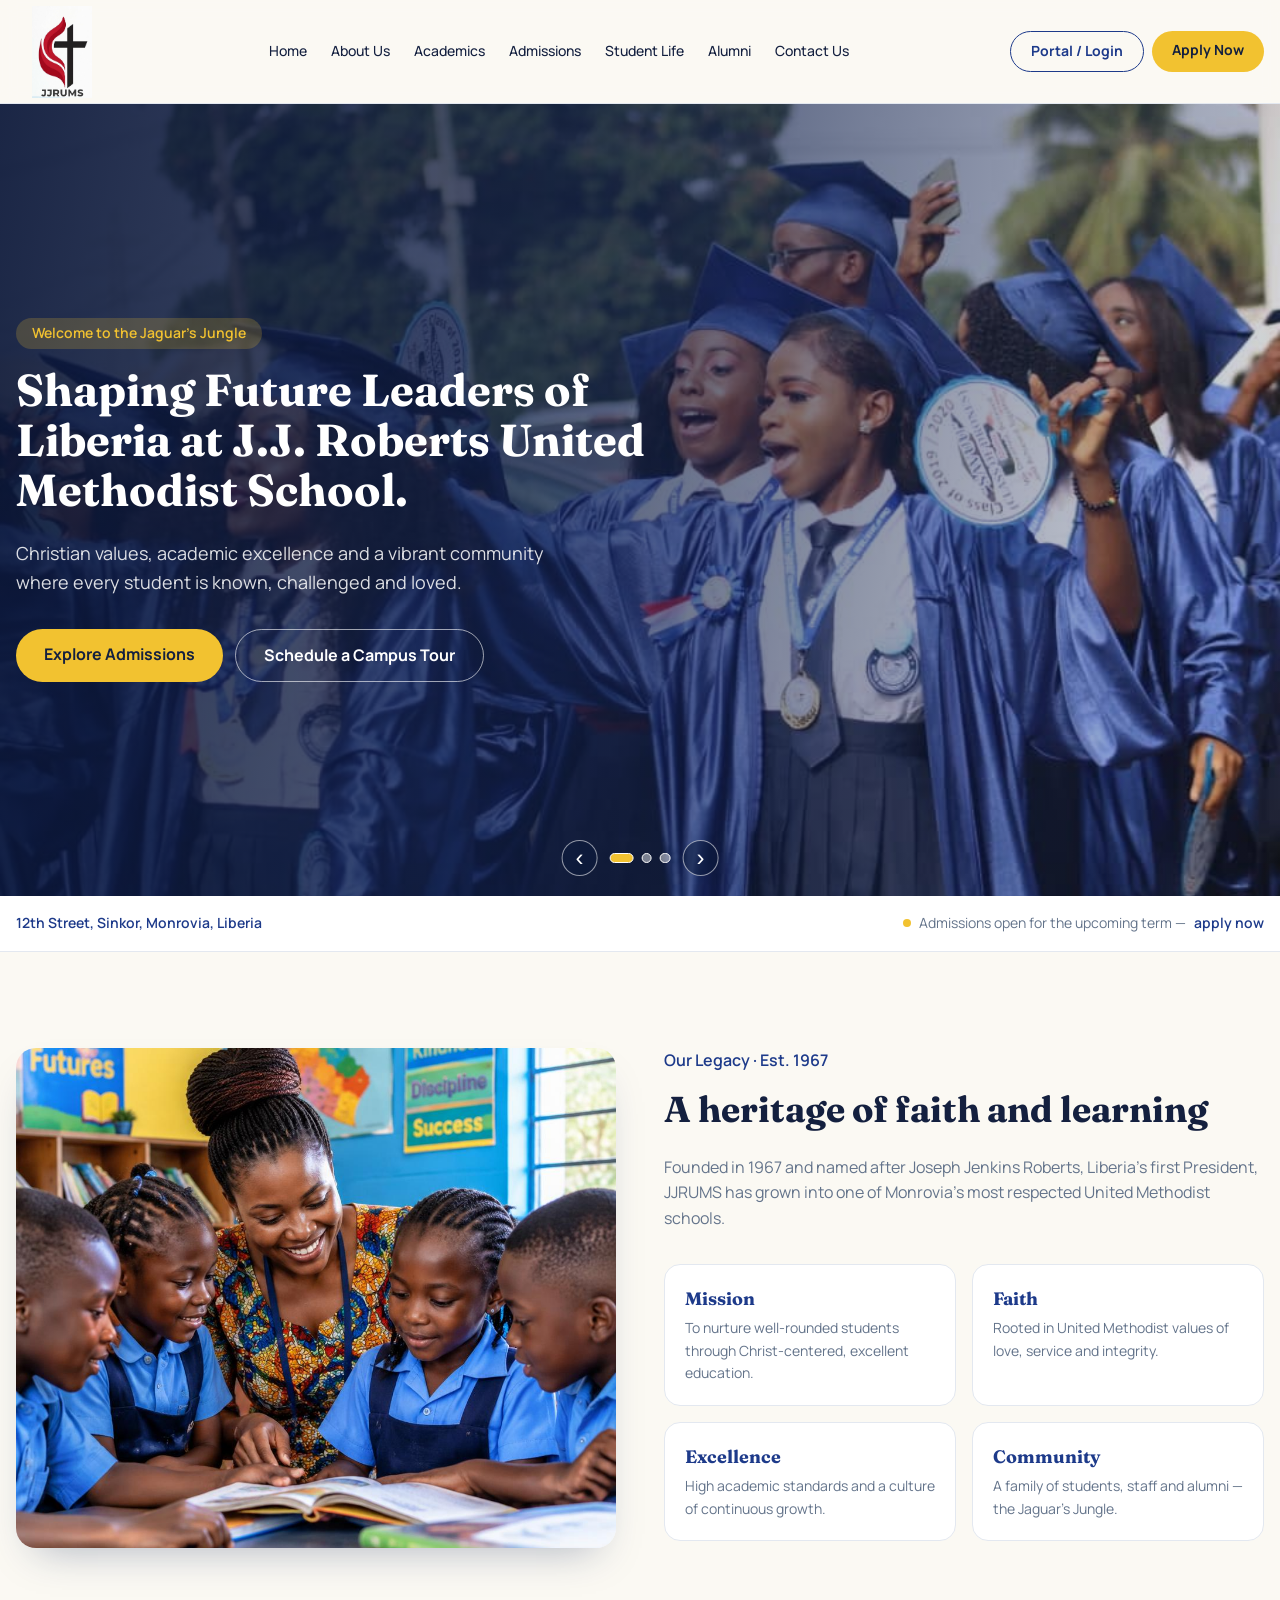
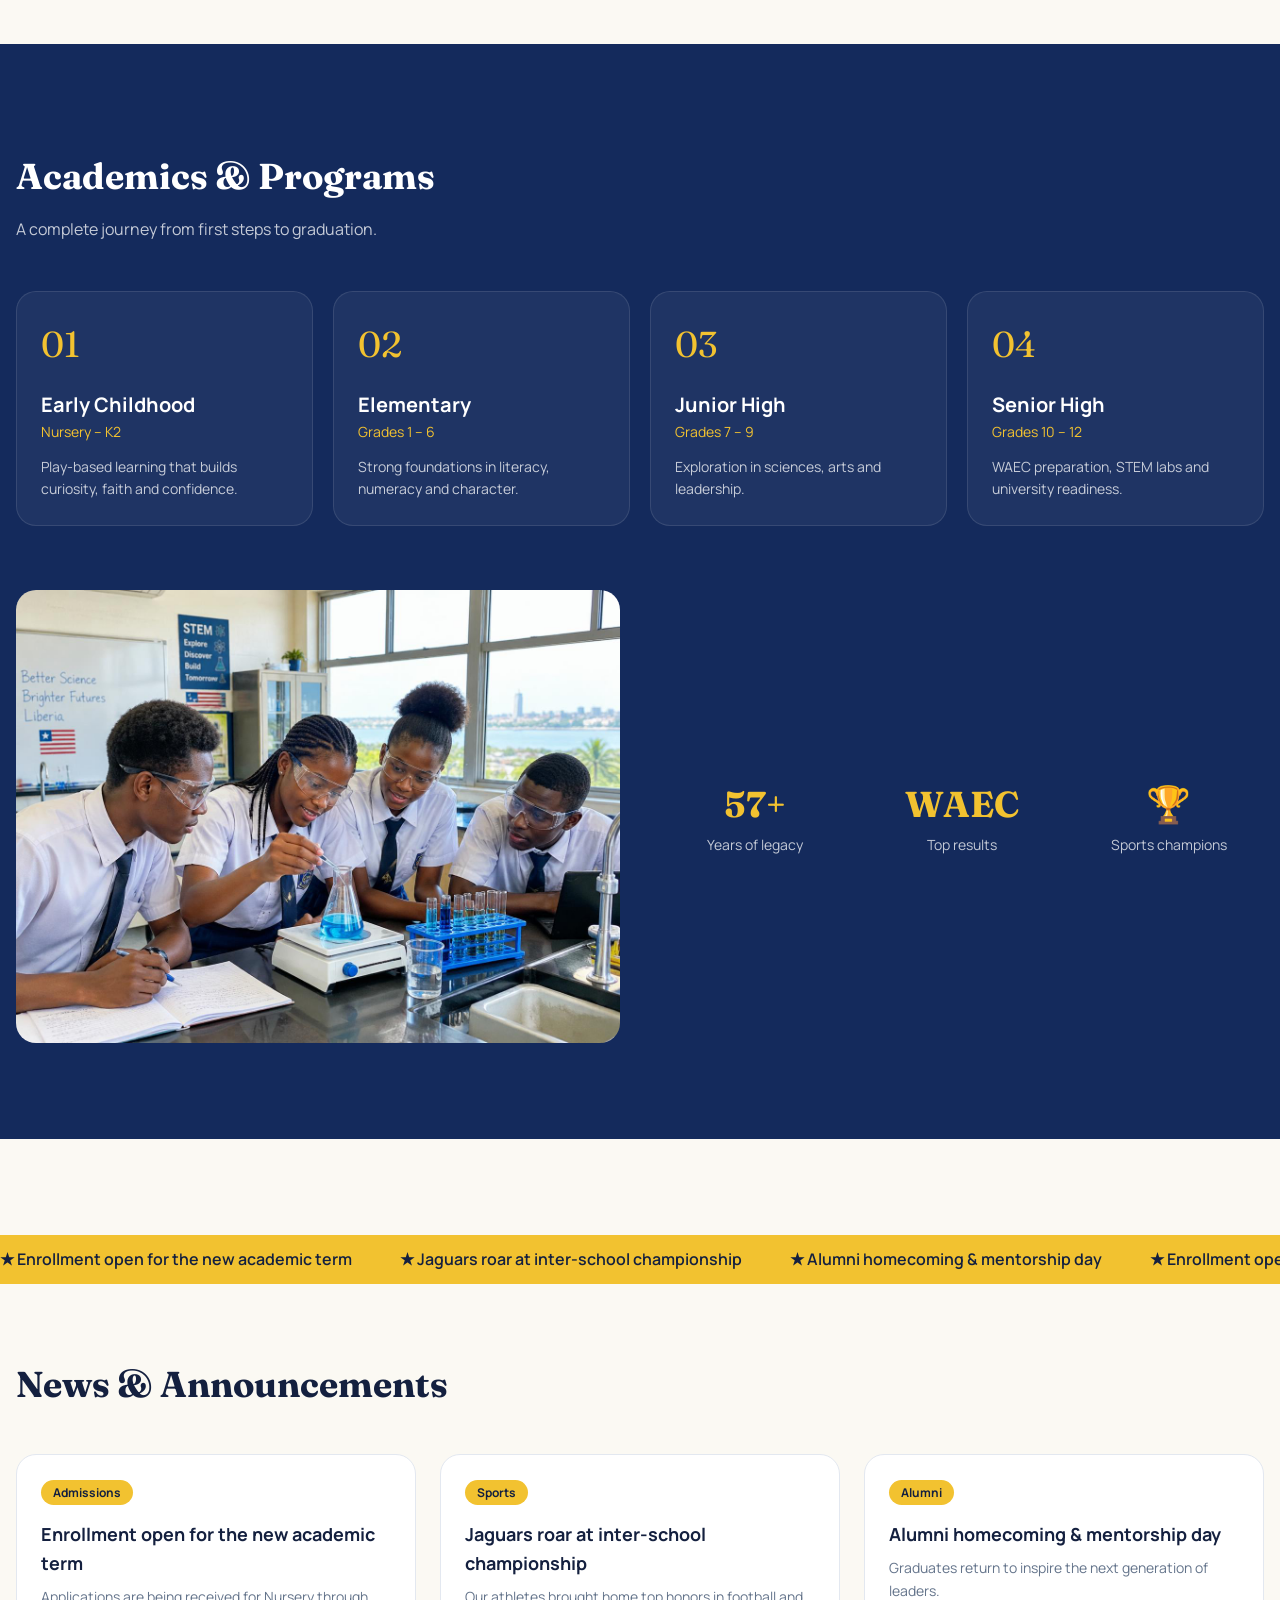
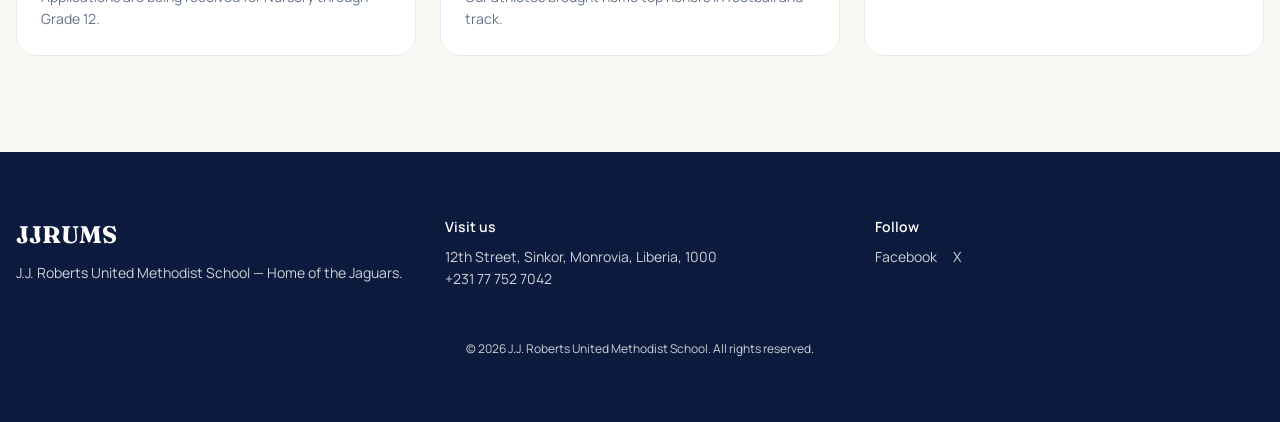
<file: index.html>
<!DOCTYPE html>
<html lang="en">
<head>
  <meta charset="utf-8">
  <meta name="viewport" content="width=device-width, initial-scale=1">
  <title>J.J. Roberts United Methodist School | Sinkor, Monrovia</title>
  <link rel="icon" href="assets/Logo.jpeg" type="image/jpeg">  <meta name="description" content="Christian values, academic excellence and the Jaguar's Jungle spirit since 1967. Admissions open at JJRUMS, Monrovia, Liberia.">
  <meta property="og:title" content="J.J. Roberts United Methodist School (JJRUMS)">
  <meta property="og:description" content="Shaping future leaders of Liberia since 1967. Explore admissions and schedule a campus tour.">
  <meta property="og:type" content="website">
  <meta name="twitter:card" content="summary_large_image">
  <link rel="preconnect" href="https://fonts.googleapis.com">
  <link rel="stylesheet" href="https://fonts.googleapis.com/css2?family=Fraunces:opsz,wght@9..144,600;9..144,700&family=Manrope:wght@400;500;600;700&display=swap">
  <link rel="stylesheet" href="css/style.css">
</head>
<body>
  <header class="nav">
    <div class="container nav-inner">
      <a href="#home" class="brand" aria-label="J.J. Roberts United Methodist School home"><img src="assets/Logo.jpeg" alt="J.J. Roberts United Methodist School logo" class="brand-logo"></a>
      <ul class="nav-links">
        <li><a href="#home">Home</a></li>
        <li><a href="#about-us">About Us</a></li>
        <li><a href="#academics">Academics</a></li>
        <li><a href="apply.html">Admissions</a></li>
        <li><a href="#student-life">Student Life</a></li>
        <li><a href="#alumni">Alumni</a></li>
        <li><a href="#contact-us">Contact Us</a></li>
      </ul>
      <div class="nav-cta">
        <a href="portal.html" class="btn btn-outline">Portal / Login</a>
        <a href="apply.html" class="btn btn-gold">Apply Now</a>
      </div>
      <button class="menu-toggle" aria-label="Toggle menu" aria-expanded="false">&#9776;</button>
    </div>
    <div class="mobile-menu" hidden>
      <a href="#home">Home</a><a href="#about-us">About Us</a><a href="#academics">Academics</a>
      <a href="apply.html">Admissions</a><a href="#student-life">Student Life</a><a href="#alumni">Alumni</a>
      <a href="#contact-us">Contact Us</a>
      <div class="mobile-cta">
        <a href="portal.html" class="btn btn-outline">Portal / Login</a>
        <a href="apply.html" class="btn btn-gold">Apply Now</a>
      </div>
    </div>
  </header>

  <section id="home" class="hero">
    <div class="hero-slides" aria-label="School highlights">
      <img src="assets/graduates2.jpg" alt="JJRUMS graduates celebrating" class="hero-img hero-slide is-active" width="960" height="640">
      <img src="assets/graduates.jpg" alt="JJRUMS graduates together" class="hero-img hero-slide" width="960" height="640">
      <img src="assets/hero.jpg" alt="JJRUMS students collaborating in a sunlit classroom" class="hero-img hero-slide" width="1920" height="1088">
    </div>
    <div class="hero-overlay"></div>
    <div class="container hero-content">
      <p class="pill reveal">Welcome to the Jaguar's Jungle</p>
      <h1 class="hero-title">Shaping Future Leaders of Liberia at J.J. Roberts United Methodist School.</h1>
      <p class="lead reveal">Christian values, academic excellence and a vibrant community where every student is known, challenged and loved.</p>
      <div class="hero-buttons reveal">
        <a href="#admissions" class="btn btn-gold btn-lg">Explore Admissions</a>
        <a href="#contact-us" class="btn btn-ghost btn-lg">Schedule a Campus Tour</a>
      </div>
    </div>
    <div class="hero-slider-controls" aria-label="Hero image controls">
      <button class="slider-arrow" type="button" data-slide-step="-1" aria-label="Previous image">‹</button>
      <div class="slider-dots" role="group" aria-label="Choose hero image">
        <button class="slider-dot is-active" type="button" data-slide="0" aria-label="Show image 1" aria-pressed="true"></button>
        <button class="slider-dot" type="button" data-slide="1" aria-label="Show image 2" aria-pressed="false"></button>
        <button class="slider-dot" type="button" data-slide="2" aria-label="Show image 3" aria-pressed="false"></button>
      </div>
      <button class="slider-arrow" type="button" data-slide-step="1" aria-label="Next image">›</button>
    </div>
  </section>

  <section class="infobar">
    <div class="container infobar-inner">
      <p class="addr">12th Street, Sinkor, Monrovia, Liberia</p>
      <p class="note"><span class="dot"></span>Admissions open for the upcoming term — <a href="#admissions">apply now</a></p>
    </div>
  </section>

  <section id="about-us" class="container about">
    <img src="assets/classroom.jpg" alt="Teacher reading with young pupils" loading="lazy" class="about-img reveal">
    <div>
      <p class="eyebrow reveal">Our Legacy · Est. 1967</p>
      <h2 class="reveal">A heritage of faith and learning</h2>
      <p class="muted reveal">Founded in 1967 and named after Joseph Jenkins Roberts, Liberia's first President, JJRUMS has grown into one of Monrovia's most respected United Methodist schools.</p>
      <div class="values">
        <div class="card reveal"><h3>Mission</h3><p>To nurture well-rounded students through Christ-centered, excellent education.</p></div>
        <div class="card reveal"><h3>Faith</h3><p>Rooted in United Methodist values of love, service and integrity.</p></div>
        <div class="card reveal"><h3>Excellence</h3><p>High academic standards and a culture of continuous growth.</p></div>
        <div class="card reveal"><h3>Community</h3><p>A family of students, staff and alumni — the Jaguar's Jungle.</p></div>
      </div>
    </div>
  </section>

  <section id="academics" class="academics">
    <div class="container">
      <h2 class="reveal">Academics &amp; Programs</h2>
      <p class="sub reveal">A complete journey from first steps to graduation.</p>
      <div class="programs">
        <div class="program reveal"><span class="num">01</span><h3>Early Childhood</h3><p class="age">Nursery – K2</p><p>Play-based learning that builds curiosity, faith and confidence.</p></div>
        <div class="program reveal"><span class="num">02</span><h3>Elementary</h3><p class="age">Grades 1 – 6</p><p>Strong foundations in literacy, numeracy and character.</p></div>
        <div class="program reveal"><span class="num">03</span><h3>Junior High</h3><p class="age">Grades 7 – 9</p><p>Exploration in sciences, arts and leadership.</p></div>
        <div class="program reveal"><span class="num">04</span><h3>Senior High</h3><p class="age">Grades 10 – 12</p><p>WAEC preparation, STEM labs and university readiness.</p></div>
      </div>
      <div id="student-life" class="life">
        <img src="assets/lab.jpg" alt="Students conducting a science experiment" loading="lazy" class="reveal">
        <div class="stats">
          <div class="reveal"><p class="stat">57+</p><p>Years of legacy</p></div>
          <div class="reveal"><p class="stat">WAEC</p><p>Top results</p></div>
          <div class="reveal"><p class="stat">🏆</p><p>Sports champions</p></div>
        </div>
      </div>
    </div>
  </section>

  <section id="admissions" class="news">
    <div class="ticker"><div class="ticker-track" id="ticker"></div></div>
    <div id="alumni" class="container news-inner">
      <h2 class="reveal">News &amp; Announcements</h2>
      <div class="news-grid" id="news-grid"></div>
    </div>
  </section>

  <footer id="contact-us" class="footer">
    <div class="container footer-grid">
      <div><p class="footer-brand">JJRUMS</p><p>J.J. Roberts United Methodist School — Home of the Jaguars.</p></div>
      <div><p class="footer-title">Visit us</p><p>12th Street, Sinkor, Monrovia, Liberia, 1000</p><p>+231 77 752 7042</p></div>
      <div><p class="footer-title">Follow</p><p class="social"><a href="https://www.facebook.com/JJRUMS/">Facebook</a><a href="https://x.com">X</a></p></div>
    </div>
    <p class="copy">© <span id="year"></span> J.J. Roberts United Methodist School. All rights reserved.</p>
  </footer>

  <script src="js/main.js"></script>
</body>
</html>
</file>
<file: css/style.css>
:root {
  --navy: #142a5c;
  --navy-deep: #0b1a3d;
  --primary: #1d3a8a;
  --gold: #f2c230;
  --gold-fg: #14203f;
  --bg: #fbf9f3;
  --fg: #14203f;
  --muted: #64748b;
  --border: #e3e8f0;
  --card: #ffffff;
  --shadow: 0 20px 40px -20px rgba(20, 42, 92, .35);
}

* {
  box-sizing: border-box;
  margin: 0;
  padding: 0;
}

html {
  scroll-behavior: smooth;
}

body {
  font-family: "Manrope", sans-serif;
  background: var(--bg);
  color: var(--fg);
  line-height: 1.6;
}

img {
  max-width: 100%;
  display: block;
}

a {
  color: inherit;
  text-decoration: none;
}

h1,
h2,
h3,
.footer-brand,
.num,
.stat,
.logo {
  font-family: "Fraunces", serif;
}

.container {
  max-width: 1280px;
  margin: 0 auto;
  padding: 0 1rem;
}

/* Buttons */
.btn {
  display: inline-block;
  border-radius: 999px;
  padding: .5rem 1.25rem;
  font-size: .875rem;
  font-weight: 700;
  transition: .2s;
  text-align: center;
}

.btn-lg {
  padding: .8rem 1.75rem;
  font-size: 1rem;
}

.btn-gold {
  background: var(--gold);
  color: var(--gold-fg);
}

.btn-gold:hover {
  filter: brightness(.95);
}

.btn-outline {
  border: 1px solid var(--primary);
  color: var(--primary);
}

.btn-outline:hover {
  background: var(--primary);
  color: #fff;
}

.btn-ghost {
  border: 1px solid rgba(255, 255, 255, .6);
  color: #fff;
}

.btn-ghost:hover {
  background: rgba(255, 255, 255, .1);
}

/* Nav */
.nav {
  position: sticky;
  top: 0;
  z-index: 50;
  background: rgba(251, 249, 243, .92);
  backdrop-filter: blur(8px);
  border-bottom: 1px solid var(--border);
}

.nav-inner {
  display: flex;
  align-items: center;
  justify-content: space-between;
  gap: 1rem;
  padding-top: .35rem;
  padding-bottom: .35rem;
}

.brand {
  display: flex;
  align-items: center;
  flex: 0 0 auto;
}

.brand-logo {
  width: 92px;
  height: 92px;
  object-fit: contain;
}

.logo {
  display: grid;
  place-items: center;
  width: 40px;
  height: 40px;
  border-radius: 50%;
  background: var(--primary);
  color: var(--gold);
}

.nav-links {
  display: flex;
  gap: 1.5rem;
  list-style: none;
  font-size: .875rem;
  font-weight: 500;
}

.nav-links a:hover {
  color: var(--primary);
}

.nav-cta {
  display: flex;
  gap: .5rem;
}

.menu-toggle {
  display: none;
  background: none;
  border: 0;
  font-size: 1.6rem;
  cursor: pointer;
  color: var(--fg);
}

.mobile-menu {
  border-top: 1px solid var(--border);
  padding: .5rem 1rem 1rem;
}

.mobile-menu>a {
  display: block;
  padding: .5rem 0;
  font-weight: 500;
}

.mobile-cta {
  display: flex;
  gap: .5rem;
  margin-top: .5rem;
}

.mobile-cta .btn {
  flex: 1;
}

@media (max-width: 1023px) {

  .nav-links,
  .nav-cta {
    display: none;
  }

  .menu-toggle {
    display: block;
  }

  .brand-logo {
    width: 78px;
    height: 78px;
  }
}

@media (max-width: 480px) {
  .brand-logo {
    width: 68px;
    height: 68px;
  }
}

/* Hero */
.hero {
  position: relative;
  isolation: isolate;
  min-height: 88vh;
  display: flex;
  align-items: center;
  overflow: hidden;
}

.hero-slides {
  position: absolute;
  inset: 0;
  z-index: -2;
  overflow: hidden;
}

.hero-img {
  position: absolute;
  inset: 0;
  width: 100%;
  height: 100%;
  object-fit: cover;
  animation: kenburns 20s ease-in-out infinite alternate;
}

.hero-slide { opacity: 0; transition: opacity 1s ease; }
.hero-slide.is-active { opacity: 1; }

.hero-overlay {
  position: absolute;
  inset: 0;
  z-index: -1;
  background: linear-gradient(100deg, rgba(10, 22, 55, .92) 0%, rgba(15, 30, 70, .7) 45%, rgba(15, 30, 70, .1) 100%);
}

.hero-content {
  position: relative;
  z-index: 1;
  width: 100%;
  padding-top: 6rem;
  padding-bottom: 6rem;
  color: #fff;
}

.hero-slider-controls {
  position: absolute;
  z-index: 2;
  bottom: 1.25rem;
  left: 50%;
  display: flex;
  align-items: center;
  gap: .75rem;
  transform: translateX(-50%);
}
.slider-arrow {
  display: grid;
  width: 2.25rem;
  height: 2.25rem;
  place-items: center;
  border: 1px solid rgba(255,255,255,.55);
  border-radius: 50%;
  background: rgba(11,26,61,.55);
  color: #fff;
  font-size: 1.5rem;
  line-height: 1;
  cursor: pointer;
  transition: background .2s;
}
.slider-arrow:hover { background: rgba(11,26,61,.9); }
.slider-dots { display: flex; align-items: center; gap: .5rem; }
.slider-dot {
  width: .65rem;
  height: .65rem;
  border: 1px solid #fff;
  border-radius: 50%;
  background: rgba(255,255,255,.45);
  cursor: pointer;
  transition: .2s;
}
.slider-dot.is-active { width: 1.5rem; border-radius: 999px; background: var(--gold); }

.pill {
  display: inline-block;
  margin-bottom: 1rem;
  padding: .25rem 1rem;
  border-radius: 999px;
  background: rgba(242, 194, 48, .2);
  color: var(--gold);
  font-size: .875rem;
  font-weight: 600;
}

.hero h1 {
  max-width: 43rem;
  font-size: clamp(2rem, 3.5vw, 3.15rem);
  line-height: 1.12;
  animation: hero-title-rise .85s cubic-bezier(.2,.75,.25,1) both;
}

.lead {
  max-width: 36rem;
  margin-top: 1.5rem;
  font-size: 1.125rem;
  color: rgba(255, 255, 255, .85);
}

.hero-buttons {
  display: flex;
  flex-wrap: wrap;
  gap: .75rem;
  margin-top: 2rem;
}

/* Info bar */
.infobar {
  background: var(--card);
  border-bottom: 1px solid var(--border);
}

.infobar-inner {
  display: flex;
  flex-wrap: wrap;
  justify-content: space-between;
  gap: .5rem 1.5rem;
  padding-top: 1rem;
  padding-bottom: 1rem;
  font-size: .875rem;
}

.addr {
  font-weight: 600;
  color: var(--primary);
}

.note {
  color: var(--muted);
  display: flex;
  align-items: center;
  gap: .5rem;
}

.note a {
  font-weight: 600;
  color: var(--primary);
}

.note a:hover {
  text-decoration: underline;
}

.dot {
  width: 8px;
  height: 8px;
  border-radius: 50%;
  background: var(--gold);
}

/* About */
.about {
  display: grid;
  gap: 3rem;
  padding-top: 6rem;
  padding-bottom: 6rem;
  align-items: start;
}

.about-img {
  aspect-ratio: 6/5;
  width: 100%;
  object-fit: cover;
  border-radius: 1.25rem;
  box-shadow: var(--shadow);
}

.eyebrow {
  font-weight: 600;
  color: var(--primary);
}

.about h2,
.academics h2,
.news h2 {
  font-size: 2.25rem;
  margin-top: .5rem;
}

.muted {
  color: var(--muted);
  margin-top: 1rem;
}

.values {
  display: grid;
  gap: 1rem;
  margin-top: 2rem;
}

.card {
  background: var(--card);
  border: 1px solid var(--border);
  border-radius: 1rem;
  padding: 1.25rem;
  transition: .3s;
}

.card:hover {
  transform: translateY(-4px);
  border-color: var(--gold);
  box-shadow: var(--shadow);
}

.card h3 {
  font-size: 1.125rem;
  color: var(--primary);
}

.card p {
  font-size: .875rem;
  color: var(--muted);
  margin-top: .25rem;
}

@media (min-width: 640px) {
  .values {
    grid-template-columns: 1fr 1fr;
  }
}

@media (min-width: 768px) {
  .about {
    grid-template-columns: 1fr 1fr;
  }
}

/* Academics */
.academics {
  background: var(--navy);
  color: #fff;
  padding: 6rem 0;
}

.sub {
  margin-top: .75rem;
  max-width: 36rem;
  color: rgba(255, 255, 255, .75);
}

.programs {
  display: grid;
  gap: 1.25rem;
  margin-top: 3rem;
}

.program {
  background: rgba(255, 255, 255, .05);
  border: 1px solid rgba(255, 255, 255, .1);
  border-radius: 1.25rem;
  padding: 1.5rem;
  transition: .3s;
}

.program:hover {
  background: rgba(255, 255, 255, .1);
}

.num {
  font-size: 2.25rem;
  color: var(--gold);
}

.program h3 {
  margin-top: 1rem;
  font-family: "Manrope", sans-serif;
  font-size: 1.25rem;
}

.age {
  color: var(--gold);
  font-size: .875rem;
}

.program p:last-child {
  margin-top: .75rem;
  font-size: .875rem;
  color: rgba(255, 255, 255, .75);
}

.life {
  display: grid;
  gap: 2.5rem;
  margin-top: 4rem;
  align-items: center;
}

.life img {
  border-radius: 1.25rem;
}

.stats {
  display: grid;
  grid-template-columns: repeat(3, 1fr);
  gap: 1rem;
  text-align: center;
}

.stat {
  font-size: 2.25rem;
  font-weight: 700;
  color: var(--gold);
}

.stats p:last-child {
  font-size: .875rem;
  color: rgba(255, 255, 255, .75);
}

@media (min-width: 640px) {
  .programs {
    grid-template-columns: 1fr 1fr;
  }
}

@media (min-width: 768px) {
  .life {
    grid-template-columns: 1fr 1fr;
  }
}

@media (min-width: 1024px) {
  .programs {
    grid-template-columns: repeat(4, 1fr);
  }
}

/* News */
.news {
  padding: 6rem 0;
}

.ticker {
  overflow: hidden;
  background: var(--gold);
  color: var(--gold-fg);
  padding: .75rem 0;
}

.ticker-track {
  display: flex;
  gap: 3rem;
  width: max-content;
  white-space: nowrap;
  font-weight: 600;
  animation: ticker 30s linear infinite;
}

.news-inner {
  padding-top: 4rem;
}

.news-grid {
  display: grid;
  gap: 1.5rem;
  margin-top: 2.5rem;
}

.news-card {
  background: var(--card);
  border: 1px solid var(--border);
  border-radius: 1.25rem;
  padding: 1.5rem;
  transition: .3s;
}

.news-card:hover {
  transform: translateY(-4px);
  box-shadow: var(--shadow);
}

.tag {
  background: var(--gold);
  border-radius: 999px;
  padding: .25rem .75rem;
  font-size: .75rem;
  font-weight: 700;
}

.news-card h3 {
  margin-top: 1rem;
  font-family: "Manrope", sans-serif;
  font-size: 1.125rem;
}

.news-card p {
  margin-top: .5rem;
  font-size: .875rem;
  color: var(--muted);
}

@media (min-width: 768px) {
  .news-grid {
    grid-template-columns: repeat(3, 1fr);
  }
}

/* Footer */
.footer {
  background: var(--navy-deep);
  color: rgba(255, 255, 255, .8);
  padding: 4rem 0;
  font-size: .875rem;
}

.footer-grid {
  display: grid;
  gap: 2.5rem;
}

.footer-brand {
  font-size: 1.5rem;
  font-weight: 700;
  color: #fff;
  margin-bottom: .5rem;
}

.footer-title {
  font-weight: 600;
  color: #fff;
  margin-bottom: .5rem;
}

.social {
  display: flex;
  gap: 1rem;
}

.social a:hover {
  color: var(--gold);
}

.copy {
  margin-top: 3rem;
  text-align: center;
  font-size: .75rem;
}

@media (min-width: 768px) {
  .footer-grid {
    grid-template-columns: repeat(3, 1fr);
  }
}

/* Animations */
.reveal {
  opacity: 0;
  transform: translateY(24px);
  transition: opacity .8s ease, transform .8s ease;
}

.reveal.is-visible {
  opacity: 1;
  transform: none;
}

@keyframes ticker {
  from {
    transform: translateX(0);
  }

  to {
    transform: translateX(-50%);
  }
}

@keyframes kenburns {
  from {
    transform: scale(1.05);
  }

  to {
    transform: scale(1.15);
  }
}

@keyframes hero-title-rise {
  from { opacity: 0; transform: translateY(28px); }
  to { opacity: 1; transform: translateY(0); }
}

@media (prefers-reduced-motion: reduce) {
  .hero h1 { animation: none; }
  .hero-slide { transition: none; }
  .hero-img { animation: none; }
}
</file>
